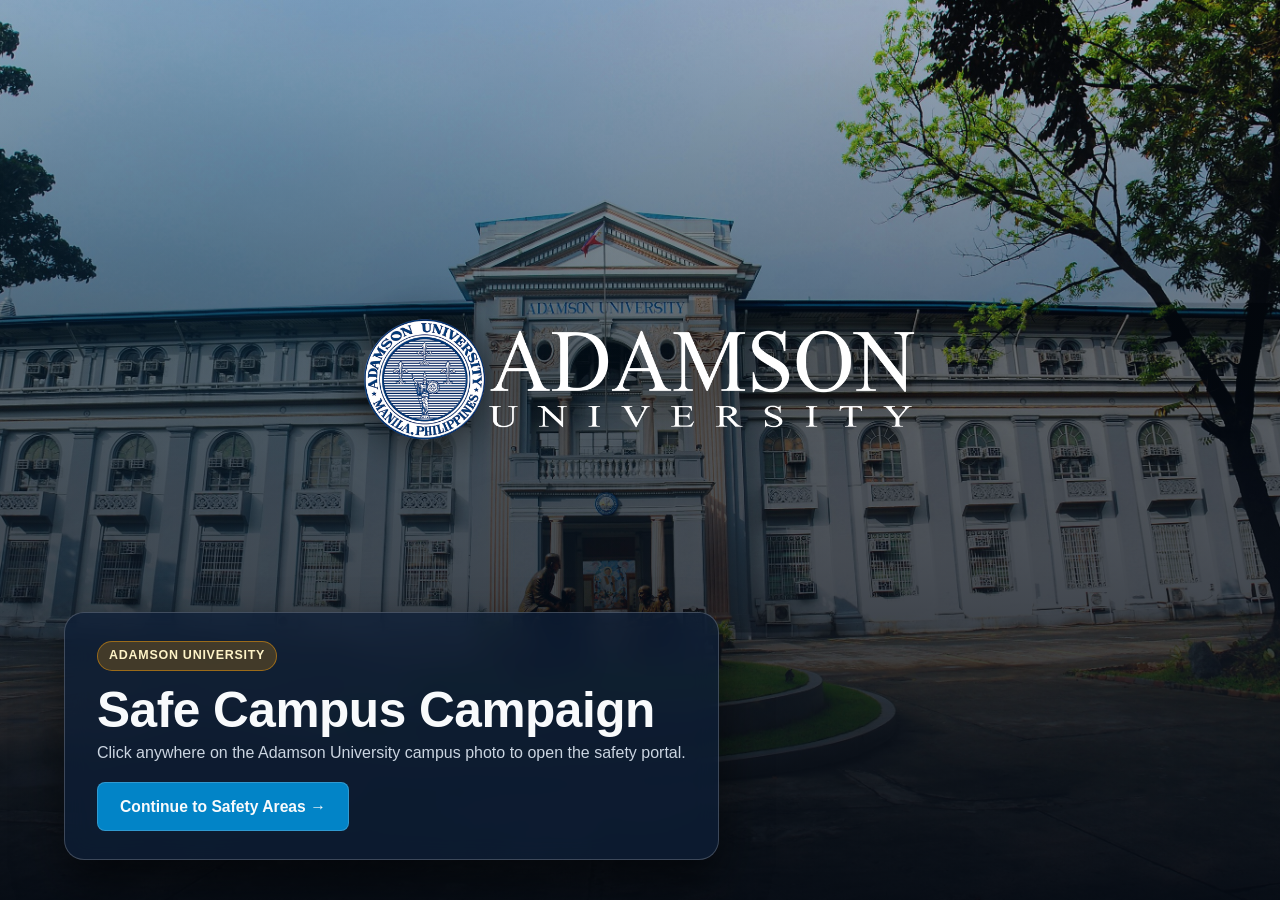
<file: index.html>
<!DOCTYPE html>
<html lang="en">
  <head>
    <meta charset="UTF-8">
    <meta name="viewport" content="width=device-width, initial-scale=1">
    <title>Home | Safe Campus Campaign</title>
    <link rel="stylesheet" href="main.css">
  </head>
  <body>
    <main class="portal-main">
      <a class="adu-photo-hero" href="portal.html" style="background-image: url('ADAMSON PICTURE.jpg');">
        <div class="adu-hero-scrim" aria-hidden="true"></div>
        <img class="hero-logo" src="adulogo-white.png" alt="Adamson University">
        <div class="adu-hero-caption">
          <span class="tag-pill">Adamson University</span>
          <h1>Safe Campus Campaign</h1>
          <p>Click anywhere on the Adamson University campus photo to open the safety portal.</p>
          <span class="btn-primary">Continue to Safety Areas &rarr;</span>
        </div>
      </a>
    </main>

    <script src="transitions.js"></script>
  </body>
</html>
</file>
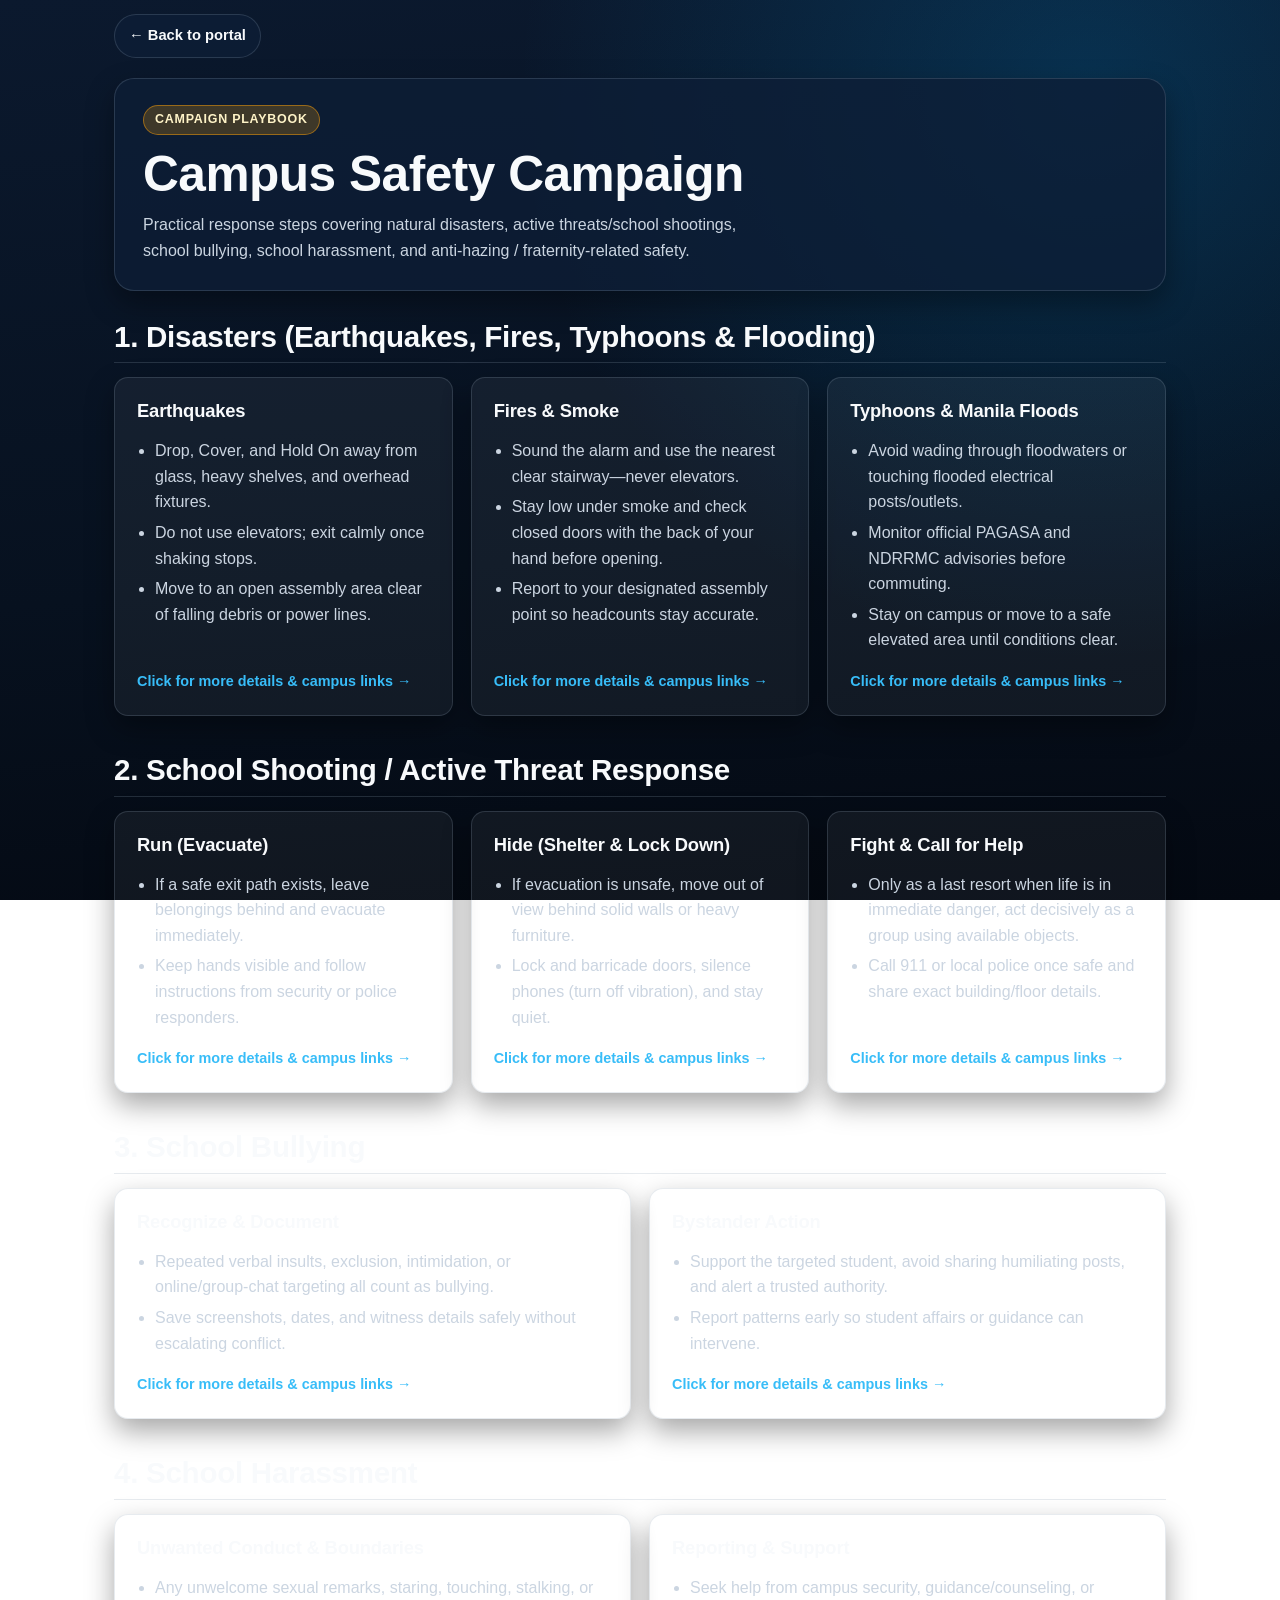
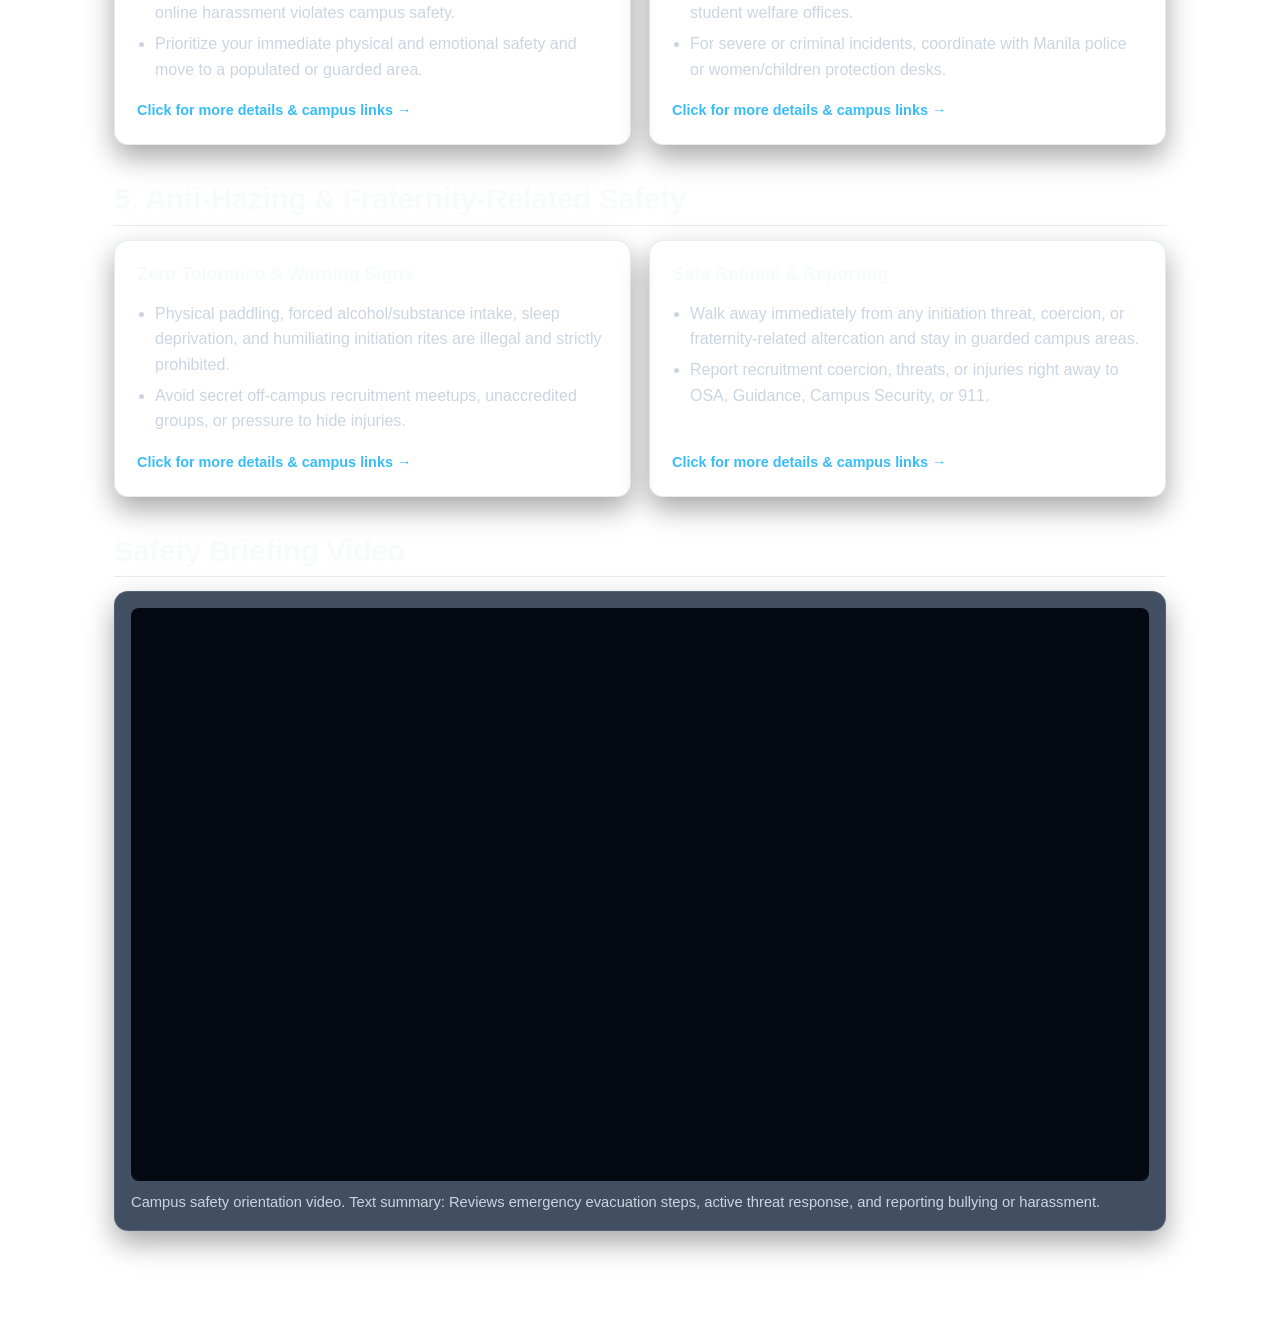
<file: campaign.html>
<!DOCTYPE html>
<html lang="en">
  <head>
    <meta charset="UTF-8">
    <meta name="viewport" content="width=device-width, initial-scale=1">
    <title>Safety Campaign | Safe Campus Campaign</title>
    <link rel="stylesheet" href="main.css">
  </head>
  <body>
    <a class="back-link" href="portal.html">&larr; Back to portal</a>

    <main class="page-wrap">
      <section class="section-banner">
        <span class="tag-pill">Campaign Playbook</span>
        <h1>Campus Safety Campaign</h1>
        <p>Practical response steps covering natural disasters, active threats/school shootings, school bullying, school harassment, and anti-hazing / fraternity-related safety.</p>
      </section>

      <section class="content-block" aria-labelledby="disasters-heading">
        <h2 id="disasters-heading">1. Disasters (Earthquakes, Fires, Typhoons &amp; Flooding)</h2>
        <div class="card-grid">
          <article class="info-card" tabindex="0" role="button" data-topic="earthquakes">
            <h3>Earthquakes</h3>
            <ul>
              <li>Drop, Cover, and Hold On away from glass, heavy shelves, and overhead fixtures.</li>
              <li>Do not use elevators; exit calmly once shaking stops.</li>
              <li>Move to an open assembly area clear of falling debris or power lines.</li>
            </ul>
            <span class="card-expand-hint">Click for more details &amp; campus links &rarr;</span>
          </article>

          <article class="info-card" tabindex="0" role="button" data-topic="fires">
            <h3>Fires &amp; Smoke</h3>
            <ul>
              <li>Sound the alarm and use the nearest clear stairway—never elevators.</li>
              <li>Stay low under smoke and check closed doors with the back of your hand before opening.</li>
              <li>Report to your designated assembly point so headcounts stay accurate.</li>
            </ul>
            <span class="card-expand-hint">Click for more details &amp; campus links &rarr;</span>
          </article>

          <article class="info-card" tabindex="0" role="button" data-topic="typhoons">
            <h3>Typhoons &amp; Manila Floods</h3>
            <ul>
              <li>Avoid wading through floodwaters or touching flooded electrical posts/outlets.</li>
              <li>Monitor official PAGASA and NDRRMC advisories before commuting.</li>
              <li>Stay on campus or move to a safe elevated area until conditions clear.</li>
            </ul>
            <span class="card-expand-hint">Click for more details &amp; campus links &rarr;</span>
          </article>
        </div>
      </section>

      <section class="content-block" aria-labelledby="shooting-heading">
        <h2 id="shooting-heading">2. School Shooting / Active Threat Response</h2>
        <div class="card-grid">
          <article class="info-card" tabindex="0" role="button" data-topic="run">
            <h3>Run (Evacuate)</h3>
            <ul>
              <li>If a safe exit path exists, leave belongings behind and evacuate immediately.</li>
              <li>Keep hands visible and follow instructions from security or police responders.</li>
            </ul>
            <span class="card-expand-hint">Click for more details &amp; campus links &rarr;</span>
          </article>

          <article class="info-card" tabindex="0" role="button" data-topic="hide">
            <h3>Hide (Shelter &amp; Lock Down)</h3>
            <ul>
              <li>If evacuation is unsafe, move out of view behind solid walls or heavy furniture.</li>
              <li>Lock and barricade doors, silence phones (turn off vibration), and stay quiet.</li>
            </ul>
            <span class="card-expand-hint">Click for more details &amp; campus links &rarr;</span>
          </article>

          <article class="info-card" tabindex="0" role="button" data-topic="fight">
            <h3>Fight &amp; Call for Help</h3>
            <ul>
              <li>Only as a last resort when life is in immediate danger, act decisively as a group using available objects.</li>
              <li>Call 911 or local police once safe and share exact building/floor details.</li>
            </ul>
            <span class="card-expand-hint">Click for more details &amp; campus links &rarr;</span>
          </article>
        </div>
      </section>

      <section class="content-block" aria-labelledby="bullying-heading">
        <h2 id="bullying-heading">3. School Bullying</h2>
        <div class="card-grid">
          <article class="info-card" tabindex="0" role="button" data-topic="bullying-recognize">
            <h3>Recognize &amp; Document</h3>
            <ul>
              <li>Repeated verbal insults, exclusion, intimidation, or online/group-chat targeting all count as bullying.</li>
              <li>Save screenshots, dates, and witness details safely without escalating conflict.</li>
            </ul>
            <span class="card-expand-hint">Click for more details &amp; campus links &rarr;</span>
          </article>

          <article class="info-card" tabindex="0" role="button" data-topic="bullying-bystander">
            <h3>Bystander Action</h3>
            <ul>
              <li>Support the targeted student, avoid sharing humiliating posts, and alert a trusted authority.</li>
              <li>Report patterns early so student affairs or guidance can intervene.</li>
            </ul>
            <span class="card-expand-hint">Click for more details &amp; campus links &rarr;</span>
          </article>
        </div>
      </section>

      <section class="content-block" aria-labelledby="harassment-heading">
        <h2 id="harassment-heading">4. School Harassment</h2>
        <div class="card-grid">
          <article class="info-card" tabindex="0" role="button" data-topic="harassment-boundaries">
            <h3>Unwanted Conduct &amp; Boundaries</h3>
            <ul>
              <li>Any unwelcome sexual remarks, staring, touching, stalking, or online harassment violates campus safety.</li>
              <li>Prioritize your immediate physical and emotional safety and move to a populated or guarded area.</li>
            </ul>
            <span class="card-expand-hint">Click for more details &amp; campus links &rarr;</span>
          </article>

          <article class="info-card" tabindex="0" role="button" data-topic="harassment-reporting">
            <h3>Reporting &amp; Support</h3>
            <ul>
              <li>Seek help from campus security, guidance/counseling, or student welfare offices.</li>
              <li>For severe or criminal incidents, coordinate with Manila police or women/children protection desks.</li>
            </ul>
            <span class="card-expand-hint">Click for more details &amp; campus links &rarr;</span>
          </article>
        </div>
      </section>

      <section class="content-block" aria-labelledby="hazing-heading">
        <h2 id="hazing-heading">5. Anti-Hazing &amp; Fraternity-Related Safety</h2>
        <div class="card-grid">
          <article class="info-card" tabindex="0" role="button" data-topic="hazing-prevention">
            <h3>Zero Tolerance &amp; Warning Signs</h3>
            <ul>
              <li>Physical paddling, forced alcohol/substance intake, sleep deprivation, and humiliating initiation rites are illegal and strictly prohibited.</li>
              <li>Avoid secret off-campus recruitment meetups, unaccredited groups, or pressure to hide injuries.</li>
            </ul>
            <span class="card-expand-hint">Click for more details &amp; campus links &rarr;</span>
          </article>

          <article class="info-card" tabindex="0" role="button" data-topic="hazing-reporting">
            <h3>Safe Refusal &amp; Reporting</h3>
            <ul>
              <li>Walk away immediately from any initiation threat, coercion, or fraternity-related altercation and stay in guarded campus areas.</li>
              <li>Report recruitment coercion, threats, or injuries right away to OSA, Guidance, Campus Security, or 911.</li>
            </ul>
            <span class="card-expand-hint">Click for more details &amp; campus links &rarr;</span>
          </article>
        </div>
      </section>

      <section class="content-block" aria-labelledby="briefing-video-heading">
        <h2 id="briefing-video-heading">Safety Briefing Video</h2>
        <figure>
          <div class="video-embed-frame">
            <iframe
              src="https://www.youtube.com/embed/UnSE5LGi7DI"
              title="Campus Safety Briefing Video"
              allow="accelerometer; autoplay; clipboard-write; encrypted-media; gyroscope; picture-in-picture; web-share"
              allowfullscreen>
            </iframe>
          </div>
          <figcaption>Campus safety orientation video. Text summary: Reviews emergency evacuation steps, active threat response, and reporting bullying or harassment.</figcaption>
        </figure>
      </section>
    </main>

    <dialog id="topicModal" class="safety-modal" aria-labelledby="modalTitle">
      <div class="modal-header">
        <h3 id="modalTitle">Safety Topic Details</h3>
        <button type="button" class="modal-close" id="closeModalBtn" aria-label="Close details">&times;</button>
      </div>
      <div class="modal-body" id="modalContent"></div>
      <div class="modal-footer" id="modalFooter"></div>
    </dialog>

    <script>
      const topicDetails = {
        earthquakes: {
          title: "Earthquakes &mdash; Extended Guidance",
          html: `
            <h4>Shaking &amp; Evacuation Steps</h4>
            <ul>
              <li>Drop, Cover, and Hold On away from glass, heavy shelves, and overhead fixtures.</li>
              <li>Do not use elevators; exit calmly once shaking stops via the nearest unobstructed stairwell or gate.</li>
              <li>Move to an open assembly area clear of falling debris, power lines, or bottlenecked bridges/streets.</li>
            </ul>
            <h4>Campus &amp; Emergency Reference</h4>
            <ul>
              <li>Confirm posted fire exits and open assembly zones with campus marshals during drills or emergencies.</li>
              <li>Check PHIVOLCS, NDRRMC, Philippine Red Cross (143), or 911 for earthquake and emergency updates.</li>
            </ul>
            <div class="modal-ref-links">
              <a href="campus-map.html#legend-heading">Campus Map Legend (SV, ST/OZ, CS)</a>
              <a href="campus-map.html#exits-heading">Evacuation Exits &amp; Rules</a>
              <a href="directory.html#disaster-auth-heading">Disaster &amp; PHIVOLCS Hotlines</a>
            </div>
          `,
          primaryLink: { href: "campus-map.html#exits-heading", label: "Go to Evacuation Exits" }
        },
        fires: {
          title: "Fires &amp; Smoke &mdash; Extended Guidance",
          html: `
            <h4>Evacuation &amp; Safety Rules</h4>
            <ul>
              <li>Sound the alarm and use the nearest clear stairway&mdash;never elevators.</li>
              <li>Stay low under smoke and check closed doors with the back of your hand before opening.</li>
              <li>Exit via the nearest unobstructed stairwell or gate and stay clear of emergency vehicle lanes once outside.</li>
              <li>Report to your designated assembly point so headcounts stay accurate.</li>
            </ul>
            <div class="modal-ref-links">
              <a href="campus-map.html#exits-heading">Perimeter Exits &amp; Evacuation Rules</a>
              <a href="directory.html#disaster-auth-heading">BFP-NCR &amp; Disaster Hotlines</a>
              <a href="directory.html#adu-contacts-heading">Campus Security &amp; Health Clinic</a>
            </div>
          `,
          primaryLink: { href: "directory.html#disaster-auth-heading", label: "Go to BFP &amp; Disaster Contacts" }
        },
        typhoons: {
          title: "Typhoons &amp; Manila Floods &mdash; Extended Guidance",
          html: `
            <h4>Flood &amp; Weather Precautions</h4>
            <ul>
              <li>Avoid wading through floodwaters or touching flooded electrical posts/outlets.</li>
              <li>Monitor official PAGASA and NDRRMC advisories before commuting.</li>
              <li>Stay on campus or move to a safe elevated area until conditions clear, and avoid bottlenecked bridges or flooded low-lying streets if unsafe.</li>
            </ul>
            <div class="modal-ref-links">
              <a href="directory.html#disaster-auth-heading">MMDA, PAGASA, NDRRMC &amp; Red Cross</a>
              <a href="campus-map.html#exits-heading">Evacuation Exits &amp; Street Info</a>
            </div>
          `,
          primaryLink: { href: "directory.html#disaster-auth-heading", label: "Go to Weather &amp; Flood Hotlines" }
        },
        run: {
          title: "Run (Evacuate) &mdash; Extended Guidance",
          html: `
            <h4>Active Threat Evacuation</h4>
            <ul>
              <li>If a safe exit path exists, leave belongings behind and evacuate immediately.</li>
              <li>Keep hands visible and follow instructions from security or police responders.</li>
              <li>Exit via unobstructed routes and stay clear of emergency vehicle lanes once outside.</li>
            </ul>
            <div class="modal-ref-links">
              <a href="campus-map.html#exits-heading">San Marcelino, Romualdez &amp; Zobel Exits</a>
              <a href="directory.html#adu-contacts-heading">Campus Security Office</a>
              <a href="directory.html#manila-crime-heading">911 &amp; Manila Police District (MPD)</a>
            </div>
          `,
          primaryLink: { href: "campus-map.html#exits-heading", label: "Go to Campus Exits" }
        },
        hide: {
          title: "Hide (Shelter &amp; Lock Down) &mdash; Extended Guidance",
          html: `
            <h4>Lockdown &amp; Concealment</h4>
            <ul>
              <li>If evacuation is unsafe, move out of view behind solid walls or heavy furniture.</li>
              <li>Lock and barricade doors, silence phones (turn off vibration), and stay quiet.</li>
            </ul>
            <div class="modal-ref-links">
              <a href="directory.html#adu-contacts-heading">Campus Security Office</a>
              <a href="directory.html#manila-crime-heading">911 &amp; PNP Emergency (117)</a>
              <a href="campus-map.html#legend-heading">Campus Buildings Legend</a>
            </div>
          `,
          primaryLink: { href: "directory.html#manila-crime-heading", label: "Go to Police &amp; 911 Hotlines" }
        },
        fight: {
          title: "Fight &amp; Call for Help &mdash; Extended Guidance",
          html: `
            <h4>Last Resort &amp; Emergency Dispatch</h4>
            <ul>
              <li>Only as a last resort when life is in immediate danger, act decisively as a group using available objects.</li>
              <li>Call 911 or local police once safe and share exact building/floor details.</li>
            </ul>
            <div class="modal-ref-links">
              <a href="directory.html#manila-crime-heading">911, MPD &amp; PNP Hotlines</a>
              <a href="directory.html#adu-contacts-heading">Campus Security &amp; Health Clinic</a>
              <a href="campus-map.html#legend-heading">Building Names &amp; Sites</a>
            </div>
          `,
          primaryLink: { href: "directory.html#manila-crime-heading", label: "Go to Emergency Hotlines" }
        },
        "bullying-recognize": {
          title: "Recognize &amp; Document &mdash; Extended Guidance",
          html: `
            <h4>Identifying &amp; Recording Bullying</h4>
            <ul>
              <li>Repeated verbal insults, exclusion, intimidation, or online/group-chat targeting all count as bullying.</li>
              <li>Save screenshots, dates, and witness details safely without escalating conflict.</li>
            </ul>
            <div class="modal-ref-links">
              <a href="directory.html#adu-contacts-heading">Guidance &amp; Counseling / OSA</a>
              <a href="report.html">Report &amp; Contact Form</a>
            </div>
          `,
          primaryLink: { href: "report.html", label: "Open Report Form" }
        },
        "bullying-bystander": {
          title: "Bystander Action &mdash; Extended Guidance",
          html: `
            <h4>Supporting Peers &amp; Reporting Early</h4>
            <ul>
              <li>Support the targeted student, avoid sharing humiliating posts, and alert a trusted authority.</li>
              <li>Report patterns early so student affairs or guidance can intervene.</li>
            </ul>
            <div class="modal-ref-links">
              <a href="directory.html#adu-contacts-heading">Guidance &amp; Counseling / OSA</a>
              <a href="report.html">Report &amp; Contact Form</a>
            </div>
          `,
          primaryLink: { href: "directory.html#adu-contacts-heading", label: "Go to Guidance &amp; OSA" }
        },
        "harassment-boundaries": {
          title: "Unwanted Conduct &amp; Boundaries &mdash; Extended Guidance",
          html: `
            <h4>Protecting Your Safety</h4>
            <ul>
              <li>Any unwelcome sexual remarks, staring, touching, stalking, or online harassment violates campus safety.</li>
              <li>Prioritize your immediate physical and emotional safety and move to a populated or guarded area.</li>
            </ul>
            <div class="modal-ref-links">
              <a href="directory.html#adu-contacts-heading">Campus Security &amp; Guidance</a>
              <a href="campus-map.html#legend-heading">Campus Areas &amp; Buildings</a>
            </div>
          `,
          primaryLink: { href: "directory.html#adu-contacts-heading", label: "Go to Campus Support" }
        },
        "harassment-reporting": {
          title: "Reporting &amp; Support &mdash; Extended Guidance",
          html: `
            <h4>Campus &amp; Police Channels</h4>
            <ul>
              <li>Seek help from campus security, guidance/counseling, or student welfare offices.</li>
              <li>For severe or criminal incidents, coordinate with Manila police or women/children protection desks.</li>
            </ul>
            <div class="modal-ref-links">
              <a href="directory.html#adu-contacts-heading">ADU Security, Guidance &amp; OSA</a>
              <a href="directory.html#manila-crime-heading">MPD &amp; PNP Women/Children</a>
              <a href="report.html">Report &amp; Contact Form</a>
            </div>
          `,
          primaryLink: { href: "report.html", label: "Open Report Form" }
        },
        "hazing-prevention": {
          title: "Anti-Hazing &amp; Warning Signs &mdash; Extended Guidance",
          html: `
            <h4>Recognizing Hazing &amp; Coercion</h4>
            <ul>
              <li>Physical, psychological, or degrading initiation rites used as a requirement for admission into a fraternity, sorority, or organization are illegal and strictly prohibited.</li>
              <li>Be alert for invitations to secret off-campus venues, confiscated phones, blindfolding, forced drinking, or demands to keep recruitment activities hidden from family and school officials.</li>
              <li>Always verify with the Office of Student Affairs (OSA) whether a student organization is officially recognized and accredited.</li>
            </ul>
            <div class="modal-ref-links">
              <a href="directory.html#adu-contacts-heading">Office of Student Affairs (OSA) &amp; Guidance</a>
              <a href="directory.html#manila-crime-heading">911 &amp; Manila Police District (MPD)</a>
            </div>
          `,
          primaryLink: { href: "directory.html#adu-contacts-heading", label: "Contact OSA &amp; Campus Security" }
        },
        "hazing-reporting": {
          title: "Fraternity Safety &amp; Reporting &mdash; Extended Guidance",
          html: `
            <h4>Immediate Steps &amp; Confidential Help</h4>
            <ul>
              <li>You have the right to say no and leave at any point&mdash;never stay out of fear, peer pressure, or intimidation.</li>
              <li>If someone has already been harmed or subjected to hazing, seek immediate medical care at the University Health Clinic or call <strong>911</strong> / Philippine Red Cross (<strong>143</strong>).</li>
              <li>Report threats, retaliation, or fraternity-related violence around campus gates or nearby streets directly to Campus Security, OSA, or the Manila Police District (MPD).</li>
            </ul>
            <div class="modal-ref-links">
              <a href="directory.html#adu-contacts-heading">ADU Security, Clinic &amp; OSA</a>
              <a href="directory.html#manila-crime-heading">911, MPD &amp; PNP Emergency</a>
              <a href="report.html">Report &amp; Contact Form</a>
            </div>
          `,
          primaryLink: { href: "report.html", label: "Report a Concern" }
        }
      };

      const modal = document.getElementById("topicModal");
      const modalTitle = document.getElementById("modalTitle");
      const modalContent = document.getElementById("modalContent");
      const modalFooter = document.getElementById("modalFooter");
      const closeModalBtn = document.getElementById("closeModalBtn");

      function closeTopicModal() {
        if (!modal.open || modal.classList.contains("is-closing")) return;
        modal.classList.add("is-closing");
        modal.addEventListener(
          "animationend",
          () => {
            modal.classList.remove("is-closing");
            modal.close();
          },
          { once: true }
        );
      }

      function openTopic(topicKey) {
        const data = topicDetails[topicKey];
        if (!data) return;
        modal.classList.remove("is-closing");
        modalTitle.innerHTML = data.title;
        modalContent.innerHTML = data.html;
        modalFooter.innerHTML = `
          <a href="${data.primaryLink.href}" class="btn-primary">${data.primaryLink.label}</a>
          <div class="modal-footer-actions">
            <a href="directory.html">All Hotlines &amp; Contacts &rarr;</a>
            <button type="button" class="btn-secondary" id="footerCloseBtn">Close</button>
          </div>
        `;
        document.getElementById("footerCloseBtn").addEventListener("click", closeTopicModal);
        modal.showModal();
      }

      document.querySelectorAll(".info-card[data-topic]").forEach((card) => {
        card.addEventListener("click", () => openTopic(card.dataset.topic));
        card.addEventListener("keydown", (e) => {
          if (e.key === "Enter" || e.key === " ") {
            e.preventDefault();
            openTopic(card.dataset.topic);
          }
        });
      });

      closeModalBtn.addEventListener("click", closeTopicModal);

      modal.addEventListener("cancel", (e) => {
        e.preventDefault();
        closeTopicModal();
      });

      modal.addEventListener("click", (e) => {
        const rect = modal.getBoundingClientRect();
        const clickedOutside =
          e.clientX < rect.left ||
          e.clientX > rect.right ||
          e.clientY < rect.top ||
          e.clientY > rect.bottom;
        if (clickedOutside) closeTopicModal();
      });
    </script>
    <script src="transitions.js"></script>
  </body>
</html>
</file>
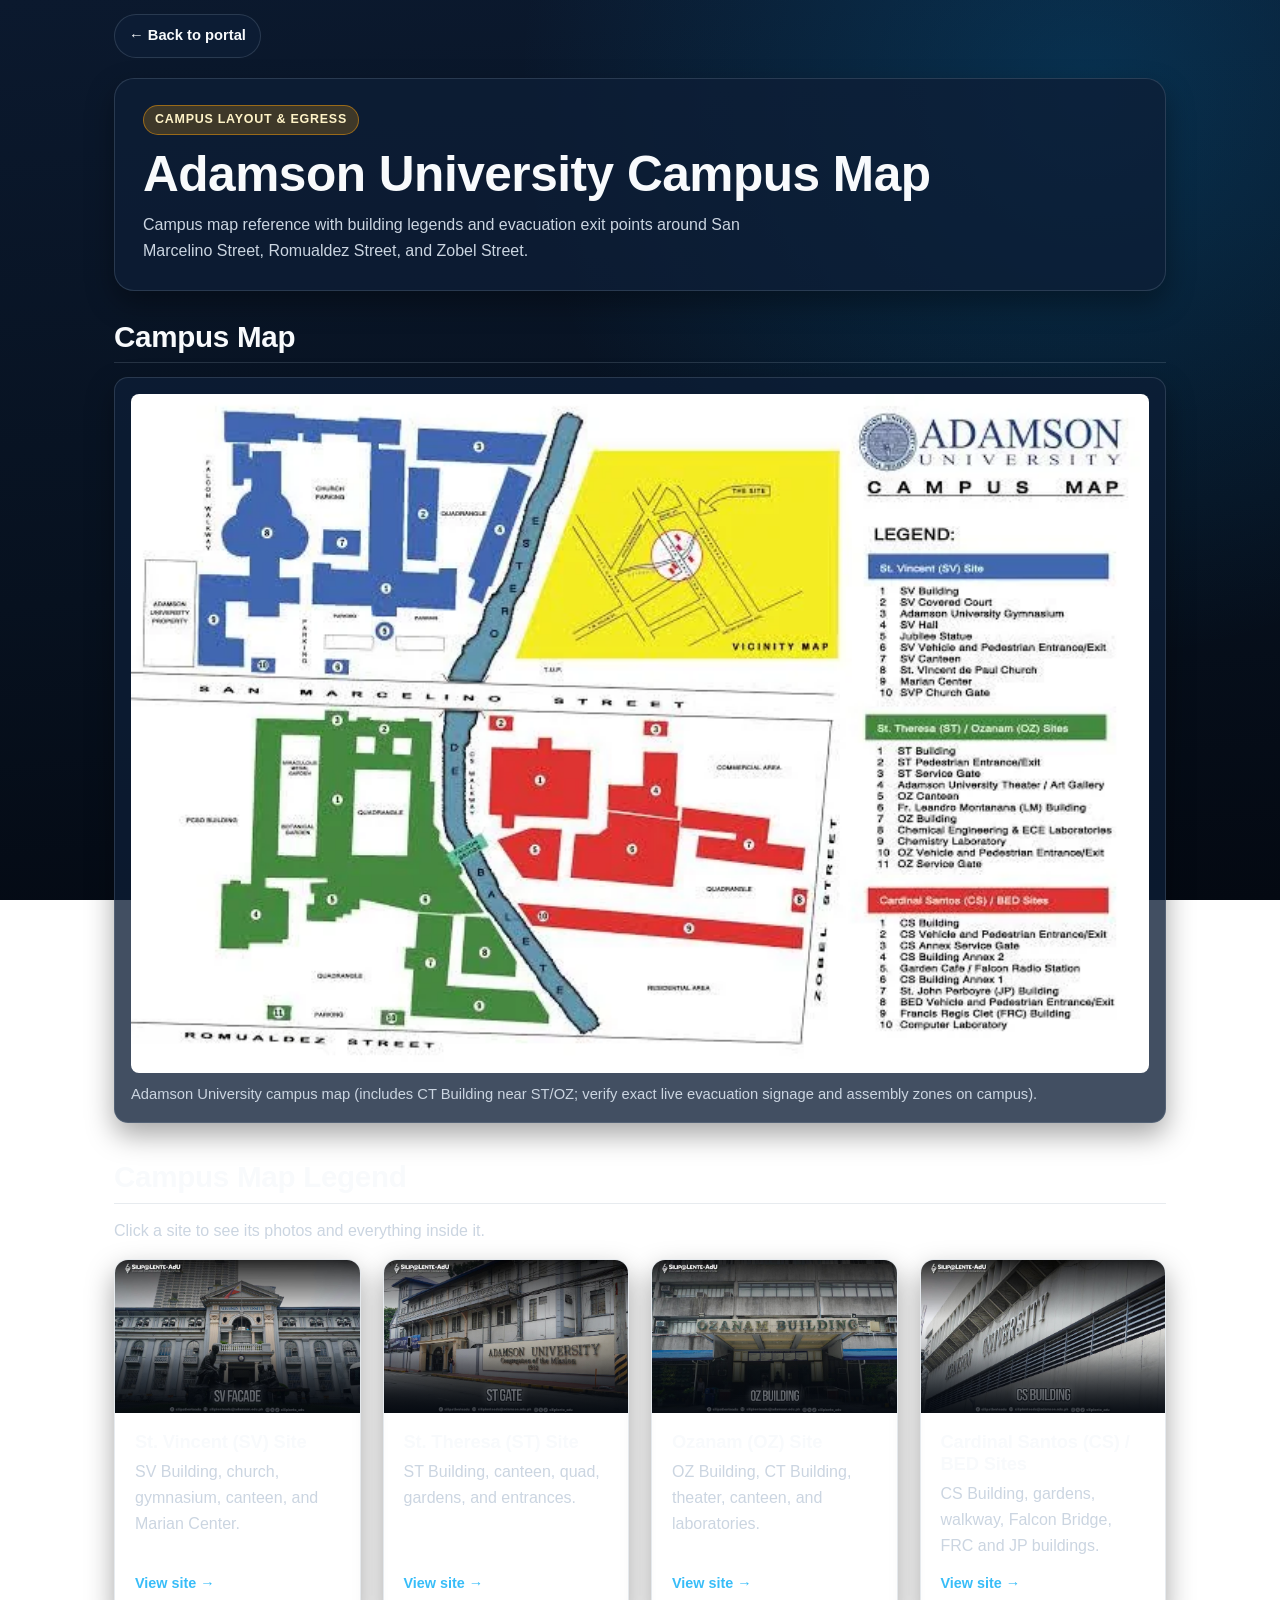
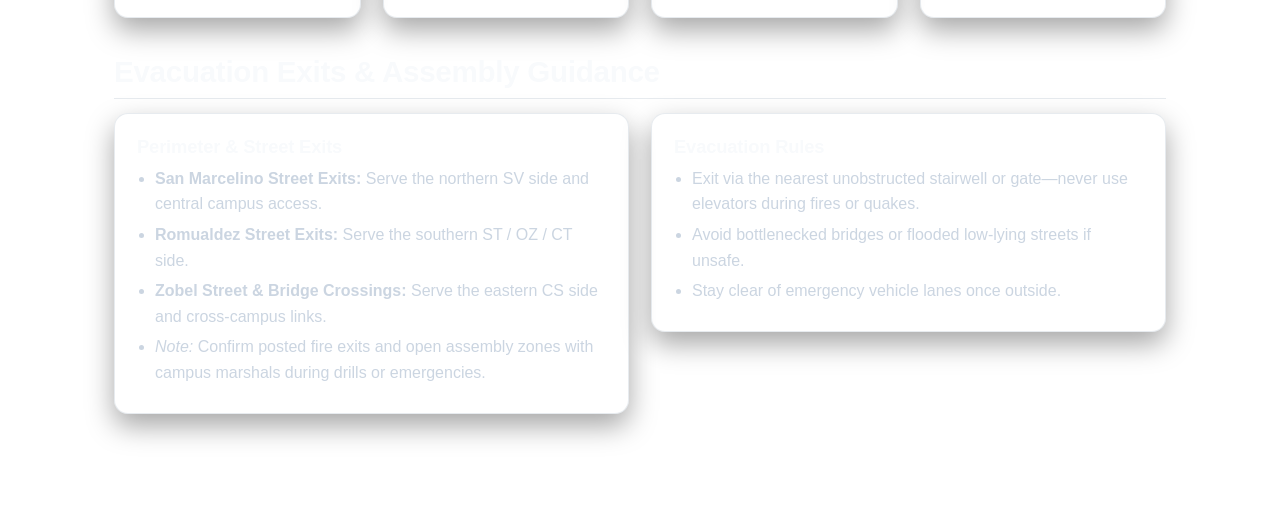
<file: campus-map.html>
<!DOCTYPE html>
<html lang="en">
  <head>
    <meta charset="UTF-8">
    <meta name="viewport" content="width=device-width, initial-scale=1">
    <title>Adamson Map | Safe Campus Campaign</title>
    <link rel="stylesheet" href="main.css">
  </head>
  <body>
    <a class="back-link" href="portal.html">&larr; Back to portal</a>

    <main class="page-wrap">
      <section class="section-banner">
        <span class="tag-pill">Campus Layout &amp; Egress</span>
        <h1>Adamson University Campus Map</h1>
        <p>Campus map reference with building legends and evacuation exit points around San Marcelino Street, Romualdez Street, and Zobel Street.</p>
      </section>

      <section class="content-block" aria-labelledby="map-photo-heading">
        <h2 id="map-photo-heading">Campus Map</h2>
        <figure>
          <img src="ADAMSON MAP.webp" alt="Adamson University campus map showing St. Vincent buildings, St. Theresa and Ozanam buildings with CT Building, and Cardinal Santos buildings separated by Estero de Balete">
          <figcaption>Adamson University campus map (includes CT Building near ST/OZ; verify exact live evacuation signage and assembly zones on campus).</figcaption>
        </figure>
      </section>

      <section class="content-block" aria-labelledby="legend-heading">
        <h2 id="legend-heading">Campus Map Legend</h2>
        <p class="legend-intro">Click a site to see its photos and everything inside it.</p>
        <div class="legend-grid">
          <button type="button" class="photo-tile" data-site="sv">
            <div class="photo-tile-frame">
              <img src="SV SITE.jpg" alt="St. Vincent (SV) site facade" loading="lazy">
              <div class="photo-tile-shade" aria-hidden="true"></div>
            </div>
            <div class="photo-tile-body">
              <h3>St. Vincent (SV) Site</h3>
              <p>SV Building, church, gymnasium, canteen, and Marian Center.</p>
              <span class="photo-tile-cta">View site &rarr;</span>
            </div>
          </button>

          <button type="button" class="photo-tile" data-site="st">
            <div class="photo-tile-frame">
              <img src="ST SITE.jpg" alt="St. Theresa (ST) site gate" loading="lazy">
              <div class="photo-tile-shade" aria-hidden="true"></div>
            </div>
            <div class="photo-tile-body">
              <h3>St. Theresa (ST) Site</h3>
              <p>ST Building, canteen, quad, gardens, and entrances.</p>
              <span class="photo-tile-cta">View site &rarr;</span>
            </div>
          </button>

          <button type="button" class="photo-tile" data-site="oz">
            <div class="photo-tile-frame">
              <img src="OZ SITE.jpg" alt="Ozanam (OZ) Building" loading="lazy">
              <div class="photo-tile-shade" aria-hidden="true"></div>
            </div>
            <div class="photo-tile-body">
              <h3>Ozanam (OZ) Site</h3>
              <p>OZ Building, CT Building, theater, canteen, and laboratories.</p>
              <span class="photo-tile-cta">View site &rarr;</span>
            </div>
          </button>

          <button type="button" class="photo-tile" data-site="cs">
            <div class="photo-tile-frame">
              <img src="CS SITE.jpg" alt="Cardinal Santos (CS) Building" loading="lazy">
              <div class="photo-tile-shade" aria-hidden="true"></div>
            </div>
            <div class="photo-tile-body">
              <h3>Cardinal Santos (CS) / BED Sites</h3>
              <p>CS Building, gardens, walkway, Falcon Bridge, FRC and JP buildings.</p>
              <span class="photo-tile-cta">View site &rarr;</span>
            </div>
          </button>
        </div>
      </section>

      <section class="content-block" aria-labelledby="exits-heading">
        <h2 id="exits-heading">Evacuation Exits &amp; Assembly Guidance</h2>
        <div class="two-col-grid">
          <article class="info-card">
            <h3>Perimeter &amp; Street Exits</h3>
            <ul>
              <li><strong>San Marcelino Street Exits:</strong> Serve the northern SV side and central campus access.</li>
              <li><strong>Romualdez Street Exits:</strong> Serve the southern ST / OZ / CT side.</li>
              <li><strong>Zobel Street &amp; Bridge Crossings:</strong> Serve the eastern CS side and cross-campus links.</li>
              <li><em>Note:</em> Confirm posted fire exits and open assembly zones with campus marshals during drills or emergencies.</li>
            </ul>
          </article>
          <article class="info-card">
            <h3>Evacuation Rules</h3>
            <ul>
              <li>Exit via the nearest unobstructed stairwell or gate—never use elevators during fires or quakes.</li>
              <li>Avoid bottlenecked bridges or flooded low-lying streets if unsafe.</li>
              <li>Stay clear of emergency vehicle lanes once outside.</li>
            </ul>
          </article>
        </div>
      </section>
    </main>

    <dialog id="siteModal" class="safety-modal" aria-labelledby="siteModalTitle">
      <div class="modal-header">
        <h3 id="siteModalTitle">Campus Site</h3>
        <button type="button" class="modal-close" id="closeSiteBtn" aria-label="Close details">&times;</button>
      </div>
      <div class="modal-body" id="siteModalContent"></div>
      <div class="modal-footer" id="siteModalFooter"></div>
    </dialog>

    <script>
      /* items: [map number or null, name]. null = not numbered on the campus map. */
      const siteDetails = {
        sv: {
          title: "St. Vincent (SV) Site",
          exits: "San Marcelino Street exits serve this site.",
          photos: [
            ["SV SITE.jpg", "SV Facade"]
          ],
          items: [
            [1, "SV Building"],
            [2, "SV Covered Court"],
            [3, "Adamson University Gymnasium"],
            [4, "SV Hall"],
            [5, "Jubilee Statue"],
            [6, "SV Vehicle and Pedestrian Entrance/Exit"],
            [7, "SV Canteen"],
            [8, "St. Vincent de Paul Church"],
            [9, "Marian Center"],
            [10, "SVP Church Gate"]
          ]
        },
        st: {
          title: "St. Theresa (ST) Site",
          exits: "Romualdez Street exits serve this site.",
          photos: [
            ["ST SITE.jpg", "ST Gate"],
            ["ST BUILDING.jpg", "ST Building"],
            ["ST CANTEEN.jpg", "ST Canteen"],
            ["ST QUAD.jpg", "ST Quad"],
            ["ST GARDEN.jpg", "ST Garden"],
            ["ST BOTANICAL GARDEN.jpg", "ST Botanical Garden"]
          ],
          items: [
            [1, "ST Building"],
            [2, "ST Pedestrian Entrance/Exit"],
            [3, "ST Service Gate"],
            [null, "ST Canteen"],
            [null, "ST Quad"],
            [null, "ST Garden"],
            [null, "ST Botanical Garden"]
          ]
        },
        oz: {
          title: "Ozanam (OZ) Site",
          exits: "Romualdez Street exits serve this side of campus.",
          photos: [
            ["OZ SITE.jpg", "OZ Building"],
            ["CT BUILDING.jpg", "CT Building"]
          ],
          items: [
            [4, "Adamson University Theater / Art Gallery"],
            [5, "OZ Canteen"],
            [6, "Fr. Leandro Montanana (LM) Building"],
            [7, "OZ Building"],
            [8, "Chemical Engineering & ECE Laboratories"],
            [9, "Chemistry Laboratory"],
            [10, "OZ Vehicle and Pedestrian Entrance/Exit"],
            [11, "OZ Service Gate"],
            [null, "CT Building"]
          ]
        },
        cs: {
          title: "Cardinal Santos (CS) / BED Sites",
          exits: "Zobel Street exits and the bridge crossings serve this site.",
          photos: [
            ["CS SITE.jpg", "CS Building"],
            ["CS GARDEN.jpg", "CS Garden"],
            ["CS GARDEN CAFE.jpg", "CS Garden Cafe"],
            ["CS WALKWAY_SITE.jpg", "CS Walkway"],
            ["FALCON BRIDGE.jpg", "Falcon Bridge"],
            ["FRC BUILDING.jpg", "FRC Building"],
            ["JP SITE.jpg", "JP Grounds"]
          ],
          items: [
            [1, "CS Building"],
            [2, "CS Vehicle and Pedestrian Entrance/Exit"],
            [3, "CS Annex Service Gate"],
            [4, "CS Building Annex 2"],
            [5, "Garden Cafe / Falcon Radio Station"],
            [6, "CS Building Annex 1"],
            [7, "St. John Perboyre (JP) Building"],
            [8, "BED Vehicle and Pedestrian Entrance/Exit"],
            [9, "Francis Regis Ciet (FRC) Building"],
            [10, "Computer Laboratory"],
            [null, "CS Garden"],
            [null, "CS Walkway"],
            [null, "Falcon Bridge"]
          ]
        }
      };

      const siteModal = document.getElementById("siteModal");
      const siteTitle = document.getElementById("siteModalTitle");
      const siteContent = document.getElementById("siteModalContent");
      const siteFooter = document.getElementById("siteModalFooter");
      const closeSiteBtn = document.getElementById("closeSiteBtn");

      function esc(t) {
        return String(t).replace(/&/g, "&amp;").replace(/</g, "&lt;");
      }

      function closeSiteModal() {
        if (!siteModal.open || siteModal.classList.contains("is-closing")) return;
        siteModal.classList.add("is-closing");
        siteModal.addEventListener(
          "animationend",
          () => {
            siteModal.classList.remove("is-closing");
            siteModal.close();
          },
          { once: true }
        );
      }

      function openSite(key) {
        const data = siteDetails[key];
        if (!data) return;
        siteModal.classList.remove("is-closing");
        siteTitle.textContent = data.title;

        const gallery = data.photos
          .map(
            ([file, caption]) => `
              <figure class="site-photo">
                <a href="${encodeURI(file)}" target="_blank" rel="noopener">
                  <img src="${encodeURI(file)}" alt="${esc(caption)}" loading="lazy">
                </a>
                <figcaption>${esc(caption)}</figcaption>
              </figure>`
          )
          .join("");

        const rows = data.items
          .map(
            ([n, name]) =>
              `<li><span class="bnum${n === null ? " bnum-none" : ""}">${n === null ? "&bull;" : n}</span><span>${esc(name)}</span></li>`
          )
          .join("");

        const hasUnnumbered = data.items.some(([n]) => n === null);

        siteContent.innerHTML = `
          <h4>Photos (tap a photo to open it full size)</h4>
          <div class="site-gallery">${gallery}</div>
          <p class="photo-credit">Photos: Silip@Lente-AdU Film and Photography Organization.</p>
          <h4>Everything in this site</h4>
          <ul class="building-list">${rows}</ul>
          ${hasUnnumbered ? '<p class="list-hint">Numbers match the campus map. A dot means the place is not numbered on the map.</p>' : '<p class="list-hint">Numbers match the campus map.</p>'}
          <div class="modal-ref-links">
            <span>${data.exits}</span>
            <a href="#exits-heading" id="jumpExits">Evacuation Exits &amp; Rules</a>
          </div>
        `;
        siteFooter.innerHTML = `
          <a href="#map-photo-heading" class="btn-primary" id="jumpMap">View Campus Map</a>
          <button type="button" class="btn-secondary" id="siteFooterClose">Close</button>
        `;
        document.getElementById("siteFooterClose").addEventListener("click", closeSiteModal);
        document.getElementById("jumpMap").addEventListener("click", closeSiteModal);
        document.getElementById("jumpExits").addEventListener("click", closeSiteModal);
        siteContent.scrollTop = 0;
        siteModal.showModal();
      }

      document.querySelectorAll(".photo-tile[data-site]").forEach((tile) => {
        tile.addEventListener("click", () => openSite(tile.dataset.site));
      });

      closeSiteBtn.addEventListener("click", closeSiteModal);

      siteModal.addEventListener("cancel", (e) => {
        e.preventDefault();
        closeSiteModal();
      });

      siteModal.addEventListener("click", (e) => {
        const rect = siteModal.getBoundingClientRect();
        const outside =
          e.clientX < rect.left ||
          e.clientX > rect.right ||
          e.clientY < rect.top ||
          e.clientY > rect.bottom;
        if (outside) closeSiteModal();
      });
    </script>
    <script src="transitions.js"></script>
  </body>
</html>
</file>
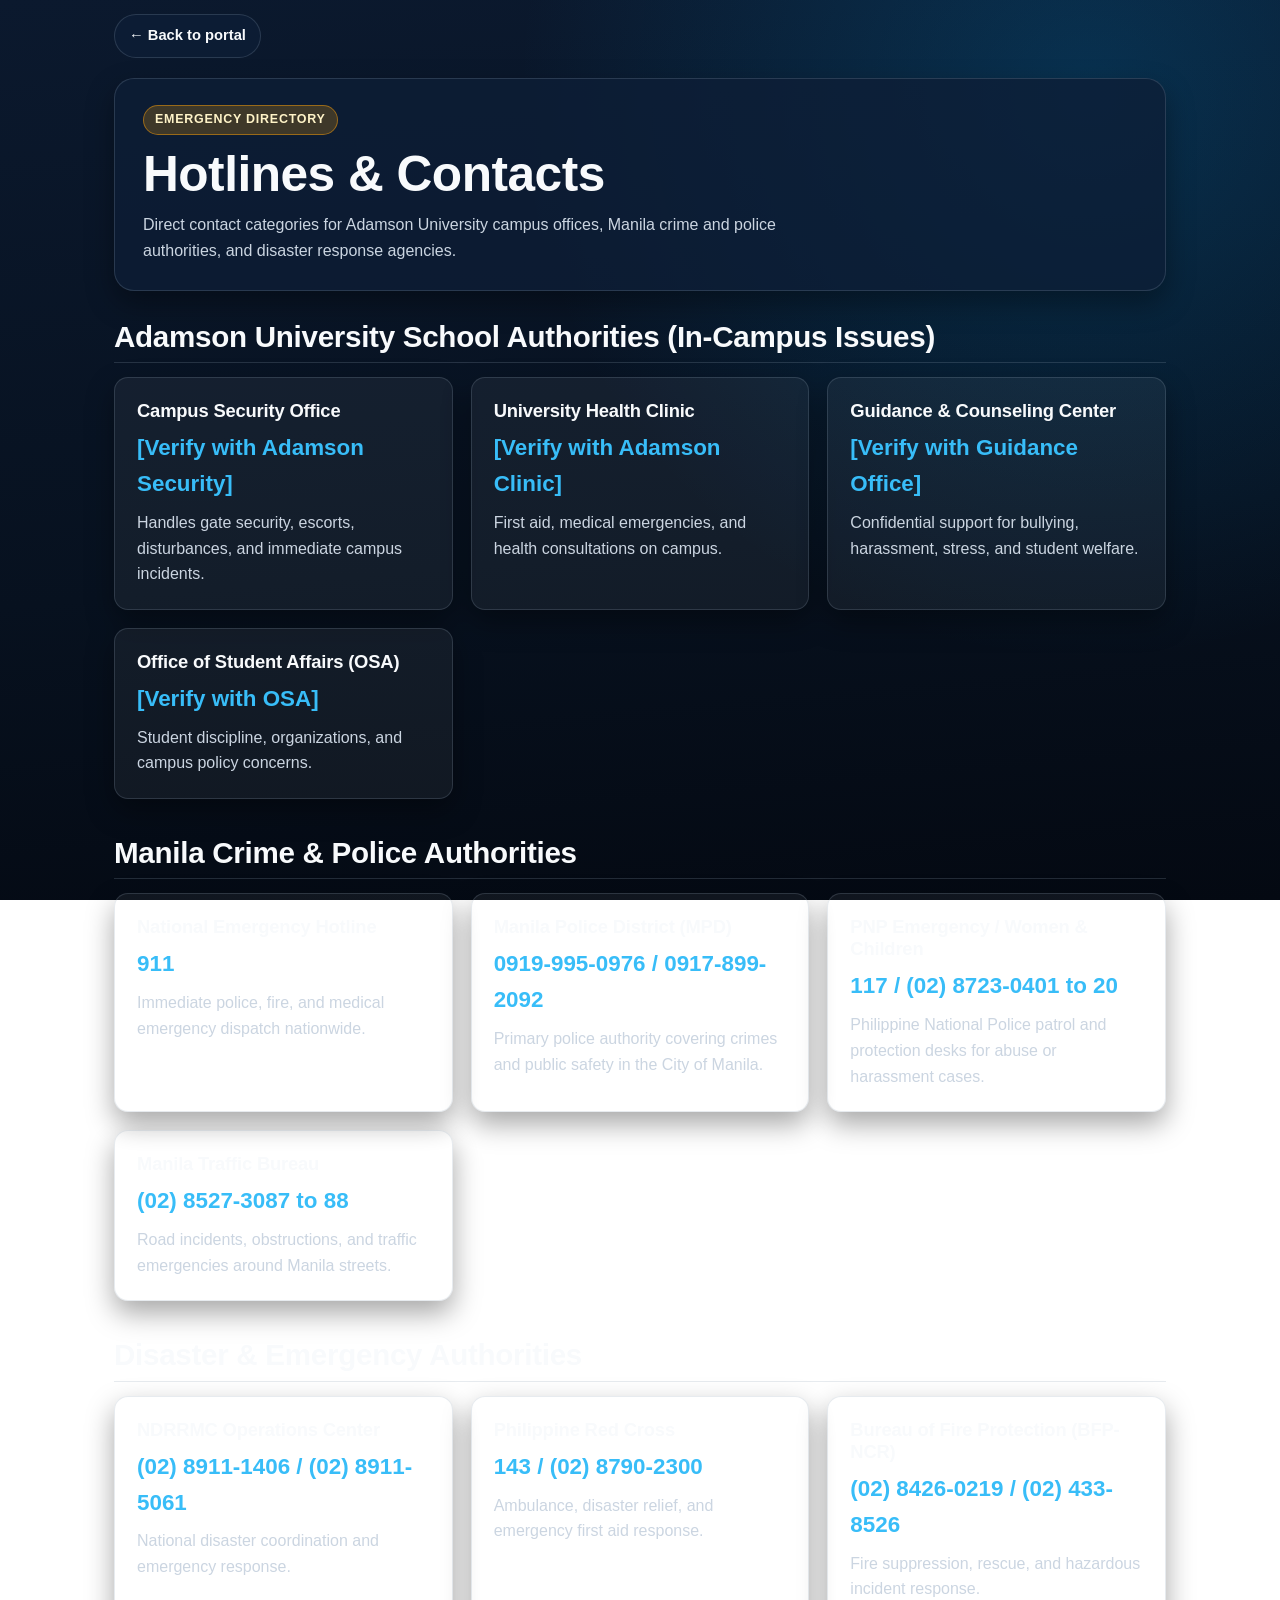
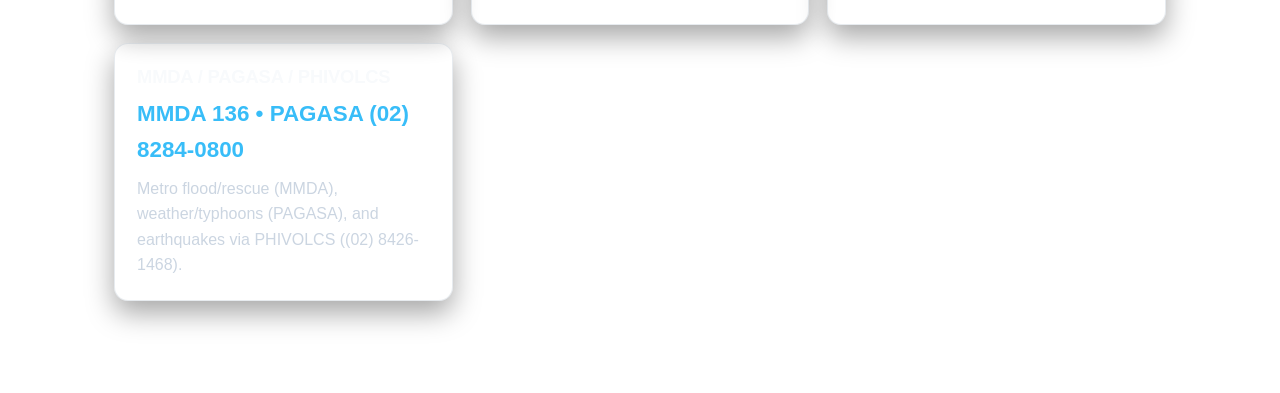
<file: directory.html>
<!DOCTYPE html>
<html lang="en">
  <head>
    <meta charset="UTF-8">
    <meta name="viewport" content="width=device-width, initial-scale=1">
    <title>Hotlines &amp; Contacts | Safe Campus Campaign</title>
    <link rel="stylesheet" href="main.css">
  </head>
  <body>
    <a class="back-link" href="portal.html">&larr; Back to portal</a>

    <main class="page-wrap">
      <section class="section-banner">
        <span class="tag-pill">Emergency Directory</span>
        <h1>Hotlines &amp; Contacts</h1>
        <p>Direct contact categories for Adamson University campus offices, Manila crime and police authorities, and disaster response agencies.</p>
      </section>

      <section class="content-block" aria-labelledby="adu-contacts-heading">
        <h2 id="adu-contacts-heading">Adamson University School Authorities (In-Campus Issues)</h2>
        <div class="card-grid">
          <article class="info-card">
            <h3>Campus Security Office</h3>
            <p class="hotline-num">[Verify with Adamson Security]</p>
            <p>Handles gate security, escorts, disturbances, and immediate campus incidents.</p>
          </article>
          <article class="info-card">
            <h3>University Health Clinic</h3>
            <p class="hotline-num">[Verify with Adamson Clinic]</p>
            <p>First aid, medical emergencies, and health consultations on campus.</p>
          </article>
          <article class="info-card">
            <h3>Guidance &amp; Counseling Center</h3>
            <p class="hotline-num">[Verify with Guidance Office]</p>
            <p>Confidential support for bullying, harassment, stress, and student welfare.</p>
          </article>
          <article class="info-card">
            <h3>Office of Student Affairs (OSA)</h3>
            <p class="hotline-num">[Verify with OSA]</p>
            <p>Student discipline, organizations, and campus policy concerns.</p>
          </article>
        </div>
      </section>

      <section class="content-block" aria-labelledby="manila-crime-heading">
        <h2 id="manila-crime-heading">Manila Crime &amp; Police Authorities</h2>
        <div class="card-grid">
          <article class="info-card">
            <h3>National Emergency Hotline</h3>
            <p class="hotline-num">911</p>
            <p>Immediate police, fire, and medical emergency dispatch nationwide.</p>
          </article>
          <article class="info-card">
            <h3>Manila Police District (MPD)</h3>
            <p class="hotline-num">0919-995-0976 / 0917-899-2092</p>
            <p>Primary police authority covering crimes and public safety in the City of Manila.</p>
          </article>
          <article class="info-card">
            <h3>PNP Emergency / Women &amp; Children</h3>
            <p class="hotline-num">117 / (02) 8723-0401 to 20</p>
            <p>Philippine National Police patrol and protection desks for abuse or harassment cases.</p>
          </article>
          <article class="info-card">
            <h3>Manila Traffic Bureau</h3>
            <p class="hotline-num">(02) 8527-3087 to 88</p>
            <p>Road incidents, obstructions, and traffic emergencies around Manila streets.</p>
          </article>
        </div>
      </section>

      <section class="content-block" aria-labelledby="disaster-auth-heading">
        <h2 id="disaster-auth-heading">Disaster &amp; Emergency Authorities</h2>
        <div class="card-grid">
          <article class="info-card">
            <h3>NDRRMC Operations Center</h3>
            <p class="hotline-num">(02) 8911-1406 / (02) 8911-5061</p>
            <p>National disaster coordination and emergency response.</p>
          </article>
          <article class="info-card">
            <h3>Philippine Red Cross</h3>
            <p class="hotline-num">143 / (02) 8790-2300</p>
            <p>Ambulance, disaster relief, and emergency first aid response.</p>
          </article>
          <article class="info-card">
            <h3>Bureau of Fire Protection (BFP-NCR)</h3>
            <p class="hotline-num">(02) 8426-0219 / (02) 433-8526</p>
            <p>Fire suppression, rescue, and hazardous incident response.</p>
          </article>
          <article class="info-card">
            <h3>MMDA / PAGASA / PHIVOLCS</h3>
            <p class="hotline-num">MMDA 136 &bull; PAGASA (02) 8284-0800</p>
            <p>Metro flood/rescue (MMDA), weather/typhoons (PAGASA), and earthquakes via PHIVOLCS ((02) 8426-1468).</p>
          </article>
        </div>
      </section>
    </main>

    <script src="transitions.js"></script>
  </body>
</html>
</file>
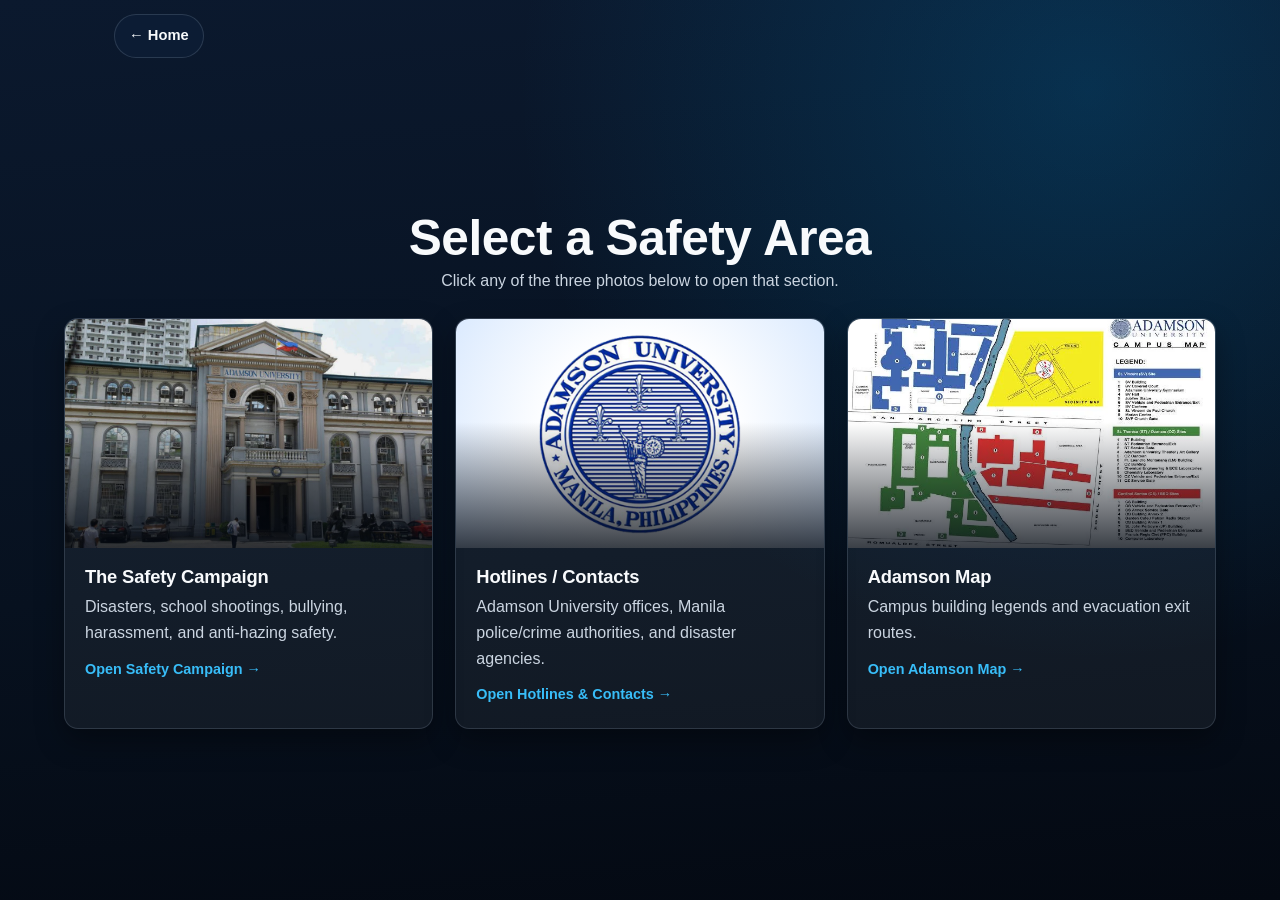
<file: portal.html>
<!DOCTYPE html>
<html lang="en">
  <head>
    <meta charset="UTF-8">
    <meta name="viewport" content="width=device-width, initial-scale=1">
    <title>Choose a Section | Safe Campus Campaign</title>
    <link rel="stylesheet" href="main.css">
  </head>
  <body>
    <a class="back-link" href="index.html">&larr; Home</a>

    <main class="portal-main">
      <section class="interactables-band" aria-labelledby="areas-title">
        <div class="band-heading" style="text-align: center;">
          <h1 id="areas-title">Select a Safety Area</h1>
          <p>Click any of the three photos below to open that section.</p>
        </div>

        <div class="photo-choice-grid">
          <a class="photo-tile" href="campaign.html">
            <div class="photo-tile-frame">
              <img src="ADAMSON PICTURE 2.jpg" alt="Adamson University facade for the Safe Campus Campaign">
              <div class="photo-tile-shade" aria-hidden="true"></div>
            </div>
            <div class="photo-tile-body">
              <h3>The Safety Campaign</h3>
              <p>Disasters, school shootings, bullying, harassment, and anti-hazing safety.</p>
              <span class="photo-tile-cta">Open Safety Campaign &rarr;</span>
            </div>
          </a>

          <a class="photo-tile" href="directory.html">
            <div class="photo-tile-frame">
              <img class="seal-fit" src="Adamson_University_Official_Seal.png" alt="Adamson University Official Seal for Hotlines and Contacts">
              <div class="photo-tile-shade" aria-hidden="true"></div>
            </div>
            <div class="photo-tile-body">
              <h3>Hotlines / Contacts</h3>
              <p>Adamson University offices, Manila police/crime authorities, and disaster agencies.</p>
              <span class="photo-tile-cta">Open Hotlines &amp; Contacts &rarr;</span>
            </div>
          </a>

          <a class="photo-tile" href="campus-map.html">
            <div class="photo-tile-frame">
              <img src="ADAMSON MAP.webp" alt="Adamson University campus map showing buildings, streets, and exits">
              <div class="photo-tile-shade" aria-hidden="true"></div>
            </div>
            <div class="photo-tile-body">
              <h3>Adamson Map</h3>
              <p>Campus building legends and evacuation exit routes.</p>
              <span class="photo-tile-cta">Open Adamson Map &rarr;</span>
            </div>
          </a>
        </div>
      </section>
    </main>

    <script src="transitions.js"></script>
  </body>
</html>
</file>
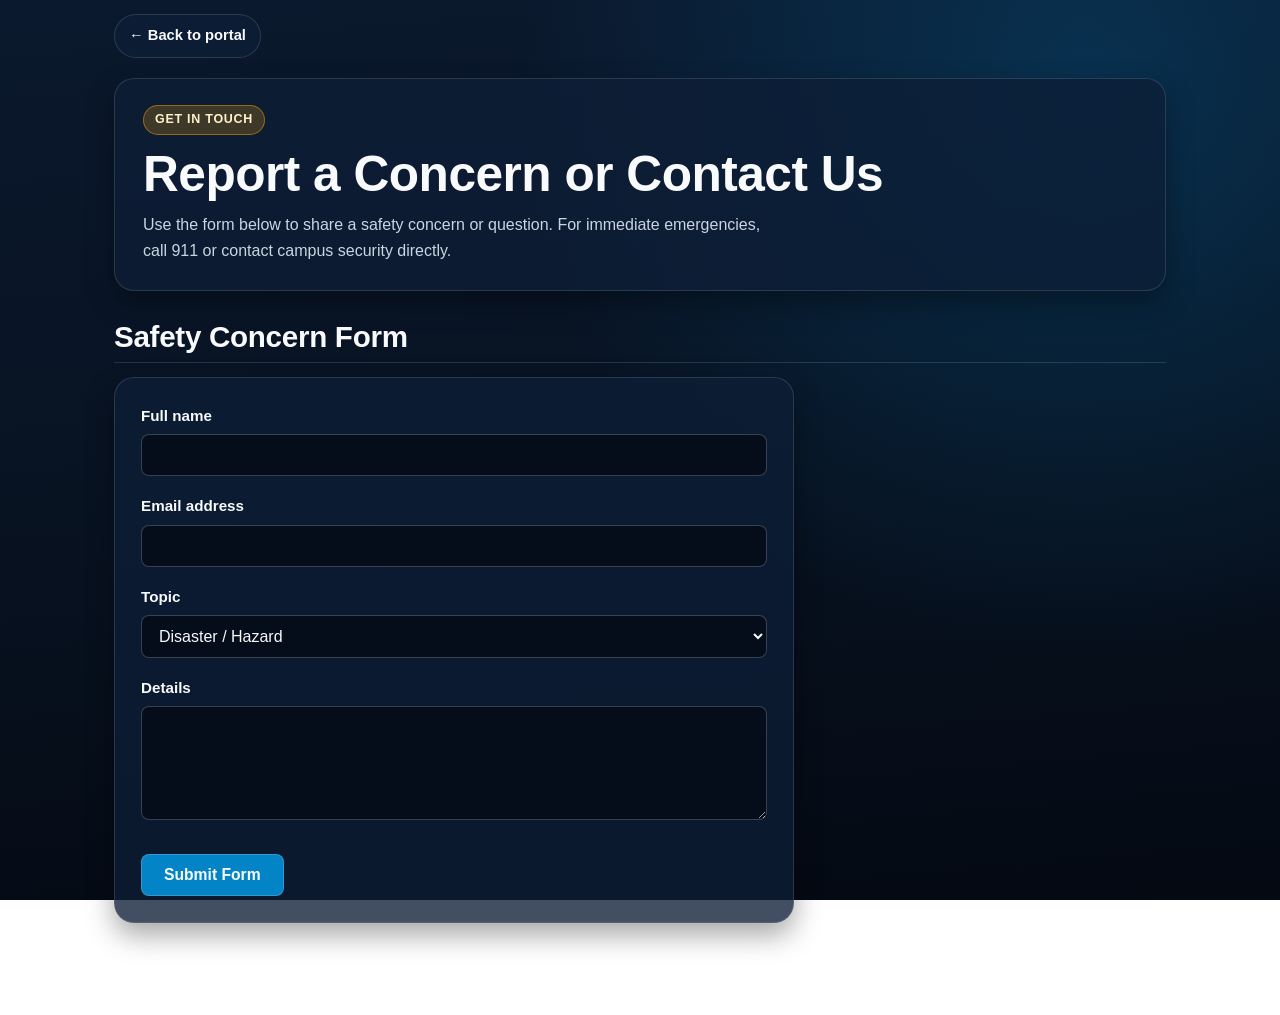
<file: report.html>
<!DOCTYPE html>
<html lang="en">
  <head>
    <meta charset="UTF-8">
    <meta name="viewport" content="width=device-width, initial-scale=1">
    <title>Report &amp; Contact | Safe Campus Campaign</title>
    <link rel="stylesheet" href="main.css">
  </head>
  <body>
    <a class="back-link" href="portal.html">&larr; Back to portal</a>

    <main class="page-wrap">
      <section class="section-banner">
        <span class="tag-pill">Get in Touch</span>
        <h1>Report a Concern or Contact Us</h1>
        <p>Use the form below to share a safety concern or question. For immediate emergencies, call 911 or contact campus security directly.</p>
      </section>

      <section class="content-block" aria-labelledby="form-heading">
        <h2 id="form-heading">Safety Concern Form</h2>
        <form class="report-form" action="#" method="post">
          <div class="form-row">
            <label for="reporter-name">Full name</label>
            <input type="text" id="reporter-name" name="reporter_name" required>
          </div>

          <div class="form-row">
            <label for="reporter-email">Email address</label>
            <input type="email" id="reporter-email" name="reporter_email" required>
          </div>

          <div class="form-row">
            <label for="concern-type">Topic</label>
            <select id="concern-type" name="concern_type">
              <option value="disaster">Disaster / Hazard</option>
              <option value="threat">Security / Threat</option>
              <option value="bullying">School Bullying</option>
              <option value="harassment">School Harassment</option>
              <option value="hazing">Anti-Hazing / Fraternity Related</option>
              <option value="other">Other Question</option>
            </select>
          </div>

          <div class="form-row">
            <label for="concern-details">Details</label>
            <textarea id="concern-details" name="concern_details" rows="5"></textarea>
          </div>

          <button class="btn-primary" type="submit">Submit Form</button>
        </form>
      </section>
    </main>

    <script src="transitions.js"></script>
  </body>
</html>
</file>
<file: main.css>
:root {
  --bg-deep: #07111f;
  --bg-elevated: #0e1e36;
  --surface-glass: rgba(14, 30, 54, 0.78);
  --surface-card: rgba(255, 255, 255, 0.05);
  --surface-card-hover: rgba(255, 255, 255, 0.11);
  --line-subtle: rgba(148, 163, 184, 0.22);
  --line-accent: #38bdf8;
  --ink-primary: #f8fafc;
  --ink-secondary: #cbd5e1;
  --brand-primary: #0284c7;
  --brand-primary-hover: #0369a1;
  --alert-amber: #f59e0b;
  --font-display: "Trebuchet MS", "Segoe UI", sans-serif;
  --font-sans: "Segoe UI", Roboto, Helvetica, Arial, sans-serif;
  --radius-sm: 8px;
  --radius-md: 14px;
  --radius-lg: 20px;
  --shadow-soft: 0 12px 28px rgba(0, 0, 0, 0.35);
  --shadow-strong: 0 22px 48px rgba(0, 0, 0, 0.55);
}

*,
*::before,
*::after {
  box-sizing: border-box;
  margin: 0;
  padding: 0;
}

html {
  -webkit-text-size-adjust: 100%;
}

html,
body {
  min-height: 100vh;
  min-height: 100dvh;
  font-family: var(--font-sans);
  font-size: 16px;
  line-height: 1.6;
  color: var(--ink-primary);
  background:
    radial-gradient(circle at 85% 10%, rgba(2, 132, 199, 0.24), transparent 42%),
    linear-gradient(175deg, #0b192e 0%, var(--bg-deep) 60%, #040912 100%);
  background-attachment: fixed;
  display: flex;
  overflow-x: hidden;
  flex-direction: column;
}

h1,
h2,
h3 {
  font-family: var(--font-display);
  line-height: 1.2;
  letter-spacing: -0.01em;
}

h1 {
  font-size: clamp(1.9rem, 4vw, 3.1rem);
  font-weight: 700;
}

h2 {
  font-size: clamp(1.35rem, 2.5vw, 1.85rem);
  font-weight: 700;
}

h3 {
  font-size: 1.15rem;
  font-weight: 600;
}

p,
li {
  color: var(--ink-secondary);
}

a {
  color: var(--line-accent);
  transition: color 0.2s ease, background-color 0.2s ease, border-color 0.2s ease, transform 0.2s ease;
}

a:hover,
a:focus-visible {
  color: #bae6fd;
}

:focus-visible {
  outline: 2px solid var(--line-accent);
  outline-offset: 2px;
}

@view-transition {
  navigation: auto;
}

::view-transition-old(root) {
  animation: pageLeave 0.24s cubic-bezier(0.4, 0, 1, 1) forwards;
}

::view-transition-new(root) {
  animation: pageEnter 0.34s cubic-bezier(0.16, 1, 0.3, 1) forwards;
}

@keyframes pageEnter {
  from {
    opacity: 0;
    transform: translateY(14px);
  }
  to {
    opacity: 1;
    transform: translateY(0);
  }
}

@keyframes pageLeave {
  from {
    opacity: 1;
    transform: translateY(0);
  }
  to {
    opacity: 0;
    transform: translateY(-10px);
  }
}

.page-wrap,
.portal-main {
  animation: pageEnter 0.38s cubic-bezier(0.16, 1, 0.3, 1) both;
}

body.is-exiting .page-wrap,
body.is-exiting .portal-main {
  animation: pageLeave 0.22s cubic-bezier(0.4, 0, 1, 1) forwards;
  pointer-events: none;
}

.back-link {
  align-self: flex-start;
  display: inline-flex;
  align-items: center;
  min-height: 44px;
  margin: 14px 5% 0;
  padding: 0 14px;
  border-radius: 999px;
  font-size: 0.92rem;
  font-weight: 600;
  text-decoration: none;
  color: var(--ink-primary);
  background: var(--surface-glass);
  border: 1px solid var(--line-subtle);
}

.back-link:hover,
.back-link:focus-visible {
  color: var(--ink-primary);
  border-color: var(--line-accent);
}

@media (min-width: 1250px) {
  .back-link {
    margin-left: calc((100vw - 1180px) / 2 + 5%);
  }
}

.page-wrap {
  width: 100%;
  max-width: 1180px;
  margin: 0 auto;
  padding: 20px 5% 56px;
  flex: 1;
}

.portal-main {
  flex: 1;
  width: 100%;
  display: flex;
  flex-direction: column;
}

.adu-photo-hero {
  position: relative;
  flex: 1;
  min-height: 100vh;
  min-height: 100dvh;
  width: 100%;
  display: flex;
  align-items: flex-end;
  padding: 40px 5%;
  background-size: cover;
  background-position: center;
  background-repeat: no-repeat;
  text-decoration: none;
  color: var(--ink-primary);
  overflow: hidden;
}

.adu-hero-scrim {
  position: absolute;
  inset: 0;
  background:
    linear-gradient(180deg, rgba(5, 13, 24, 0.25) 0%, rgba(5, 13, 24, 0.65) 55%, rgba(4, 10, 19, 0.94) 100%),
    radial-gradient(circle at 20% 20%, rgba(2, 132, 199, 0.25), transparent 55%);
  z-index: 1;
  transition: opacity 0.25s ease;
}

.adu-photo-hero:hover .adu-hero-scrim,
.adu-photo-hero:focus-visible .adu-hero-scrim {
  opacity: 0.88;
}

.hero-logo {
  position: absolute;
  top: 42%;
  left: 50%;
  transform: translate(-50%, -50%);
  z-index: 2;
  width: min(560px, 78vw);
  height: auto;
  pointer-events: none;
  filter: drop-shadow(0 6px 22px rgba(0, 0, 0, 0.6));
}

.adu-hero-caption {
  position: relative;
  z-index: 2;
  max-width: 720px;
  padding: 28px 32px;
  border-radius: var(--radius-lg);
  background: var(--surface-glass);
  backdrop-filter: blur(12px);
  border: 1px solid rgba(255, 255, 255, 0.2);
  box-shadow: var(--shadow-strong);
  transition: transform 0.25s ease, border-color 0.25s ease;
}

.adu-photo-hero:hover .adu-hero-caption,
.adu-photo-hero:focus-visible .adu-hero-caption {
  transform: translateY(-4px);
  border-color: var(--line-accent);
}

.tag-pill {
  display: inline-block;
  margin-bottom: 10px;
  padding: 4px 11px;
  border-radius: 999px;
  font-size: 0.78rem;
  font-weight: 700;
  letter-spacing: 0.06em;
  text-transform: uppercase;
  color: #fef3c7;
  background: rgba(245, 158, 11, 0.22);
  border: 1px solid rgba(245, 158, 11, 0.5);
}

.interactables-band {
  padding: 36px 5% 56px;
  flex: 1;
  display: flex;
  flex-direction: column;
  justify-content: center;
}

.band-heading {
  max-width: 1180px;
  width: 100%;
  margin: 0 auto 24px;
}

.photo-choice-grid {
  max-width: 1180px;
  width: 100%;
  margin: 0 auto;
  display: grid;
  grid-template-columns: repeat(3, minmax(0, 1fr));
  gap: 22px;
}

.photo-tile {
  display: flex;
  flex-direction: column;
  text-decoration: none;
  color: var(--ink-primary);
  border-radius: var(--radius-md);
  overflow: hidden;
  background: var(--surface-card);
  border: 1px solid var(--line-subtle);
  box-shadow: var(--shadow-soft);
  transition: transform 0.25s ease, border-color 0.25s ease, background-color 0.25s ease, box-shadow 0.25s ease;
}

.photo-tile:hover,
.photo-tile:focus-visible {
  transform: translateY(-6px);
  border-color: var(--line-accent);
  background: var(--surface-card-hover);
  box-shadow: var(--shadow-strong);
}

.photo-tile-frame {
  position: relative;
  aspect-ratio: 16 / 10;
  overflow: hidden;
  background: #060f1c;
}

.photo-tile-frame img {
  width: 100%;
  height: 100%;
  object-fit: cover;
  display: block;
  transition: transform 0.3s ease;
}

.photo-tile-frame img.seal-fit {
  object-fit: contain;
  padding: 14px;
  background: radial-gradient(circle, #ffffff 42%, #dbeafe 100%);
}

.photo-tile:hover .photo-tile-frame img,
.photo-tile:focus-visible .photo-tile-frame img {
  transform: scale(1.04);
}

.photo-tile-shade {
  position: absolute;
  inset: 0;
  background: linear-gradient(180deg, transparent 45%, rgba(4, 10, 19, 0.78) 100%);
}

.photo-tile-body {
  padding: 18px 20px 22px;
  display: flex;
  flex-direction: column;
  gap: 6px;
}

.photo-tile-cta {
  margin-top: 6px;
  font-size: 0.9rem;
  font-weight: 700;
  color: var(--line-accent);
}

.section-banner {
  padding: 26px 28px;
  margin-bottom: 28px;
  border-radius: var(--radius-lg);
  background: var(--surface-glass);
  border: 1px solid var(--line-subtle);
  box-shadow: var(--shadow-soft);
}

.section-banner p {
  margin-top: 8px;
  max-width: 72ch;
}

.content-block {
  margin-bottom: 36px;
}

.content-block > h2 {
  margin-bottom: 14px;
  padding-bottom: 8px;
  border-bottom: 1px solid var(--line-subtle);
}

.card-grid {
  display: grid;
  grid-template-columns: repeat(auto-fit, minmax(min(260px, 100%), 1fr));
  gap: 18px;
}

.two-col-grid {
  display: grid;
  grid-template-columns: repeat(2, minmax(0, 1fr));
  gap: 22px;
  align-items: start;
}

.info-card {
  padding: 22px;
  border-radius: var(--radius-md);
  background: var(--surface-card);
  border: 1px solid var(--line-subtle);
  box-shadow: var(--shadow-soft);
  transition: transform 0.2s ease, background-color 0.2s ease, border-color 0.2s ease;
}

.info-card[data-topic] {
  cursor: pointer;
  display: flex;
  flex-direction: column;
}

.info-card:hover {
  transform: translateY(-3px);
  background: var(--surface-card-hover);
  border-color: rgba(56, 189, 248, 0.45);
}

.info-card h3 {
  margin-bottom: 8px;
  color: var(--ink-primary);
}

.info-card ul {
  margin-top: 8px;
  padding-left: 18px;
}

.info-card li {
  margin-bottom: 5px;
}

.card-expand-hint {
  display: inline-block;
  margin-top: auto;
  padding-top: 12px;
  font-size: 0.9rem;
  font-weight: 700;
  color: var(--line-accent);
}

.hotline-num {
  font-family: var(--font-display);
  font-size: 1.4rem;
  font-weight: 700;
  color: var(--line-accent);
  margin: 6px 0 8px;
  overflow-wrap: anywhere;
}

@keyframes modalOpenAnim {
  from {
    opacity: 0;
    transform: translateY(18px) scale(0.95);
  }
  to {
    opacity: 1;
    transform: translateY(0) scale(1);
  }
}

@keyframes modalCloseAnim {
  from {
    opacity: 1;
    transform: translateY(0) scale(1);
  }
  to {
    opacity: 0;
    transform: translateY(14px) scale(0.96);
  }
}

@keyframes backdropOpenAnim {
  from {
    opacity: 0;
  }
  to {
    opacity: 1;
  }
}

.safety-modal {
  margin: auto;
  border: 1px solid var(--line-subtle);
  border-radius: var(--radius-lg);
  max-width: 640px;
  width: 92%;
  padding: 0;
  background: var(--bg-elevated);
  color: var(--ink-primary);
  box-shadow: var(--shadow-strong);
  overflow: hidden;
}

.safety-modal[open] {
  animation: modalOpenAnim 0.28s cubic-bezier(0.16, 1, 0.3, 1) forwards;
}

.safety-modal.is-closing {
  animation: modalCloseAnim 0.2s cubic-bezier(0.4, 0, 1, 1) forwards;
}

.safety-modal::backdrop {
  background: rgba(4, 9, 18, 0.78);
  backdrop-filter: blur(5px);
}

.safety-modal[open]::backdrop {
  animation: backdropOpenAnim 0.24s ease forwards;
}

.modal-header {
  display: flex;
  justify-content: space-between;
  align-items: center;
  gap: 12px;
  padding: 18px 24px;
  background: rgba(7, 17, 31, 0.9);
  border-bottom: 1px solid var(--line-subtle);
}

.modal-header h3 {
  margin: 0;
  font-size: 1.25rem;
  color: var(--ink-primary);
}

.modal-close {
  background: var(--surface-card);
  color: var(--ink-primary);
  border: 1px solid var(--line-subtle);
  border-radius: 50%;
  width: 34px;
  height: 34px;
  font-size: 1.3rem;
  line-height: 1;
  cursor: pointer;
  flex-shrink: 0;
  transition: background-color 0.2s ease, border-color 0.2s ease, transform 0.2s ease;
}

.modal-close:hover,
.modal-close:focus-visible {
  background: var(--surface-card-hover);
  border-color: var(--line-accent);
  transform: scale(1.06);
}

.modal-body {
  padding: 22px 24px;
  max-height: 68vh;
  overflow-y: auto;
}

.modal-body h4 {
  margin: 14px 0 6px;
  font-family: var(--font-display);
  font-size: 1rem;
  color: var(--line-accent);
}

.modal-body h4:first-child {
  margin-top: 0;
}

.modal-body ul {
  margin: 6px 0 12px;
  padding-left: 20px;
}

.modal-body li {
  margin-bottom: 6px;
  color: var(--ink-primary);
}

.modal-ref-links {
  margin-top: 16px;
  padding: 12px 14px;
  background: rgba(2, 132, 199, 0.12);
  border-left: 3px solid var(--line-accent);
  border-radius: var(--radius-sm);
  display: flex;
  flex-wrap: wrap;
  gap: 10px 18px;
}

.modal-ref-links a {
  font-size: 0.94rem;
  font-weight: 600;
  text-decoration: none;
}

.modal-ref-links a:hover,
.modal-ref-links a:focus-visible {
  text-decoration: underline;
}

.modal-footer {
  padding: 14px 24px;
  background: rgba(7, 17, 31, 0.9);
  border-top: 1px solid var(--line-subtle);
  display: flex;
  justify-content: space-between;
  align-items: center;
  flex-wrap: wrap;
  gap: 12px;
}

.modal-footer .btn-primary {
  margin-top: 0;
}

.modal-footer-actions {
  display: flex;
  align-items: center;
  gap: 14px;
}

.btn-secondary {
  padding: 10px 18px;
  border-radius: var(--radius-sm);
  background: var(--surface-card);
  color: var(--ink-primary);
  border: 1px solid var(--line-subtle);
  font-family: var(--font-sans);
  font-size: 0.95rem;
  font-weight: 600;
  cursor: pointer;
  transition: background-color 0.2s ease, border-color 0.2s ease;
}

.btn-secondary:hover,
.btn-secondary:focus-visible {
  background: var(--surface-card-hover);
  border-color: var(--line-accent);
}

figure {
  padding: 16px;
  border-radius: var(--radius-md);
  background: var(--surface-glass);
  border: 1px solid var(--line-subtle);
  box-shadow: var(--shadow-soft);
}

figure img,
figure video {
  width: 100%;
  border-radius: var(--radius-sm);
  display: block;
  background: #040912;
}

figure video {
  max-height: 460px;
}

.video-embed-frame {
  position: relative;
  width: 100%;
  aspect-ratio: 16 / 9;
  border-radius: var(--radius-sm);
  overflow: hidden;
  background: #040912;
}

.video-embed-frame iframe {
  position: absolute;
  inset: 0;
  width: 100%;
  height: 100%;
  border: 0;
}

figcaption {
  margin-top: 10px;
  font-size: 0.92rem;
  color: var(--ink-secondary);
}

.btn-primary {
  display: inline-block;
  margin-top: 16px;
  padding: 11px 22px;
  border-radius: var(--radius-sm);
  background: var(--brand-primary);
  color: var(--ink-primary);
  font-weight: 600;
  font-size: 0.98rem;
  text-decoration: none;
  border: 1px solid rgba(255, 255, 255, 0.18);
  cursor: pointer;
}

.btn-primary:hover,
.btn-primary:focus-visible {
  background: var(--brand-primary-hover);
  color: var(--ink-primary);
  transform: translateY(-2px);
}

.report-form {
  max-width: 680px;
  padding: 26px;
  border-radius: var(--radius-lg);
  background: var(--surface-glass);
  border: 1px solid var(--line-subtle);
  box-shadow: var(--shadow-soft);
}

.form-row {
  display: flex;
  flex-direction: column;
  gap: 6px;
  margin-bottom: 18px;
}

.form-row label {
  font-weight: 600;
  font-size: 0.95rem;
  color: var(--ink-primary);
}

.form-row input,
.form-row select,
.form-row textarea {
  width: 100%;
  padding: 11px 13px;
  border-radius: var(--radius-sm);
  border: 1px solid rgba(148, 163, 184, 0.35);
  background: rgba(4, 11, 22, 0.8);
  color: var(--ink-primary);
  font-family: var(--font-sans);
  font-size: 1rem;
}

.form-row input:hover,
.form-row select:hover,
.form-row textarea:hover {
  border-color: rgba(56, 189, 248, 0.6);
}

.form-row input:focus,
.form-row select:focus,
.form-row textarea:focus {
  outline: none;
  border-color: var(--line-accent);
  box-shadow: 0 0 0 3px rgba(56, 189, 248, 0.25);
}

.site-footer {
  margin-top: auto;
  padding: 16px 5%;
  text-align: center;
  font-size: 0.88rem;
  color: var(--ink-secondary);
  background: rgba(4, 10, 19, 0.9);
  border-top: 1px solid var(--line-subtle);
}

/* Campus map legend: clickable site tiles + popup */
.legend-intro {
  margin-bottom: 16px;
}

.legend-grid {
  display: grid;
  grid-template-columns: repeat(4, minmax(0, 1fr));
  gap: 22px;
  align-items: stretch;
}

@media (max-width: 1100px) {
  .legend-grid {
    grid-template-columns: repeat(2, minmax(0, 1fr));
  }
}

@media (max-width: 600px) {
  .legend-grid {
    grid-template-columns: 1fr;
    gap: 16px;
  }
}

button.photo-tile {
  font: inherit;
  text-align: left;
  cursor: pointer;
  width: 100%;
  height: 100%;
  justify-content: flex-start;
  align-items: stretch;
}

.legend-grid .photo-tile-frame {
  flex: 0 0 auto;
}

.legend-grid .photo-tile-body {
  flex: 1 1 auto;
}

.legend-grid .photo-tile-cta {
  margin-top: auto;
  padding-top: 8px;
}

.site-gallery {
  display: grid;
  grid-template-columns: repeat(2, minmax(0, 1fr));
  gap: 10px;
}

.site-gallery:has(.site-photo:only-child) {
  grid-template-columns: 1fr;
}

.site-photo {
  padding: 0;
  margin: 0;
  background: none;
  border: 0;
  box-shadow: none;
}

.site-photo a {
  display: block;
}

.site-photo img {
  display: block;
  width: 100%;
  aspect-ratio: 3 / 2;
  object-fit: cover;
  border-radius: var(--radius-sm);
  background: #040912;
}

.site-photo figcaption {
  margin-top: 4px;
  font-size: 0.85rem;
  font-weight: 600;
  color: var(--ink-primary);
}

.photo-credit,
.list-hint {
  margin-top: 8px;
  font-size: 0.82rem;
  color: var(--ink-secondary);
}

.building-list {
  list-style: none;
  margin: 6px 0 4px;
  padding-left: 0;
}

.building-list li {
  display: flex;
  align-items: center;
  gap: 10px;
  margin-bottom: 7px;
  color: var(--ink-primary);
}

.bnum {
  flex: 0 0 auto;
  min-width: 26px;
  height: 26px;
  padding: 0 6px;
  display: inline-flex;
  align-items: center;
  justify-content: center;
  border-radius: 999px;
  font-size: 0.8rem;
  font-weight: 700;
  color: var(--line-accent);
  background: rgba(56, 189, 248, 0.16);
  border: 1px solid rgba(56, 189, 248, 0.4);
}

.bnum-none {
  color: var(--ink-secondary);
  background: transparent;
  border-color: var(--line-subtle);
}

.modal-ref-links span {
  font-size: 0.94rem;
  color: var(--ink-secondary);
}

@media (max-width: 480px) {
  .site-gallery {
    grid-template-columns: 1fr;
  }
}

@media (max-width: 900px) {
  .photo-choice-grid {
    grid-template-columns: repeat(2, minmax(0, 1fr));
  }

  .two-col-grid {
    grid-template-columns: 1fr;
  }
}

@media (max-width: 600px) {
  html,
  body {
    background-attachment: scroll;
    font-size: 15.5px;
  }

  .back-link {
    margin: 10px 4% 0;
  }

  .page-wrap {
    padding: 14px 4% 40px;
  }

  .section-banner {
    padding: 20px 18px;
    margin-bottom: 22px;
    border-radius: var(--radius-md);
  }

  .content-block {
    margin-bottom: 28px;
  }

  .card-grid,
  .two-col-grid {
    gap: 14px;
  }

  .info-card {
    padding: 18px;
  }

  .hotline-num {
    font-size: 1.2rem;
  }

  .photo-choice-grid {
    grid-template-columns: 1fr;
    gap: 16px;
  }

  .interactables-band {
    padding: 20px 4% 40px;
    justify-content: flex-start;
  }

  .photo-tile-body {
    padding: 16px;
  }

  .adu-photo-hero {
    padding: 20px 4% calc(24px + env(safe-area-inset-bottom));
  }

  .adu-hero-caption {
    width: 100%;
    padding: 20px 18px;
    border-radius: var(--radius-md);
  }

  .adu-hero-caption .btn-primary {
    display: block;
    text-align: center;
  }

  figure {
    padding: 10px;
  }

  .btn-primary {
    padding: 13px 22px;
  }

  .report-form {
    padding: 20px 16px;
  }

  .report-form .btn-primary {
    width: 100%;
  }

  .form-row input,
  .form-row select,
  .form-row textarea {
    font-size: 16px;
  }

  .safety-modal {
    width: calc(100% - 20px);
    max-height: calc(100dvh - 20px);
  }

  .modal-header,
  .modal-body,
  .modal-footer {
    padding-left: 16px;
    padding-right: 16px;
  }

  .modal-body {
    max-height: calc(100dvh - 190px);
    -webkit-overflow-scrolling: touch;
  }

  .modal-footer,
  .modal-footer-actions {
    flex-direction: column;
    align-items: stretch;
  }

  .modal-footer .btn-primary,
  .modal-footer .btn-secondary {
    width: 100%;
    text-align: center;
  }

  .modal-close {
    width: 44px;
    height: 44px;
  }
}

@media (hover: none) {
  .photo-tile:hover,
  .info-card:hover,
  .adu-photo-hero:hover .adu-hero-caption {
    transform: none;
  }
}

@media (prefers-reduced-motion: reduce) {
  .page-wrap,
  .portal-main,
  body.is-exiting .page-wrap,
  body.is-exiting .portal-main,
  .safety-modal[open],
  .safety-modal.is-closing {
    animation: none !important;
  }
}
</file>
